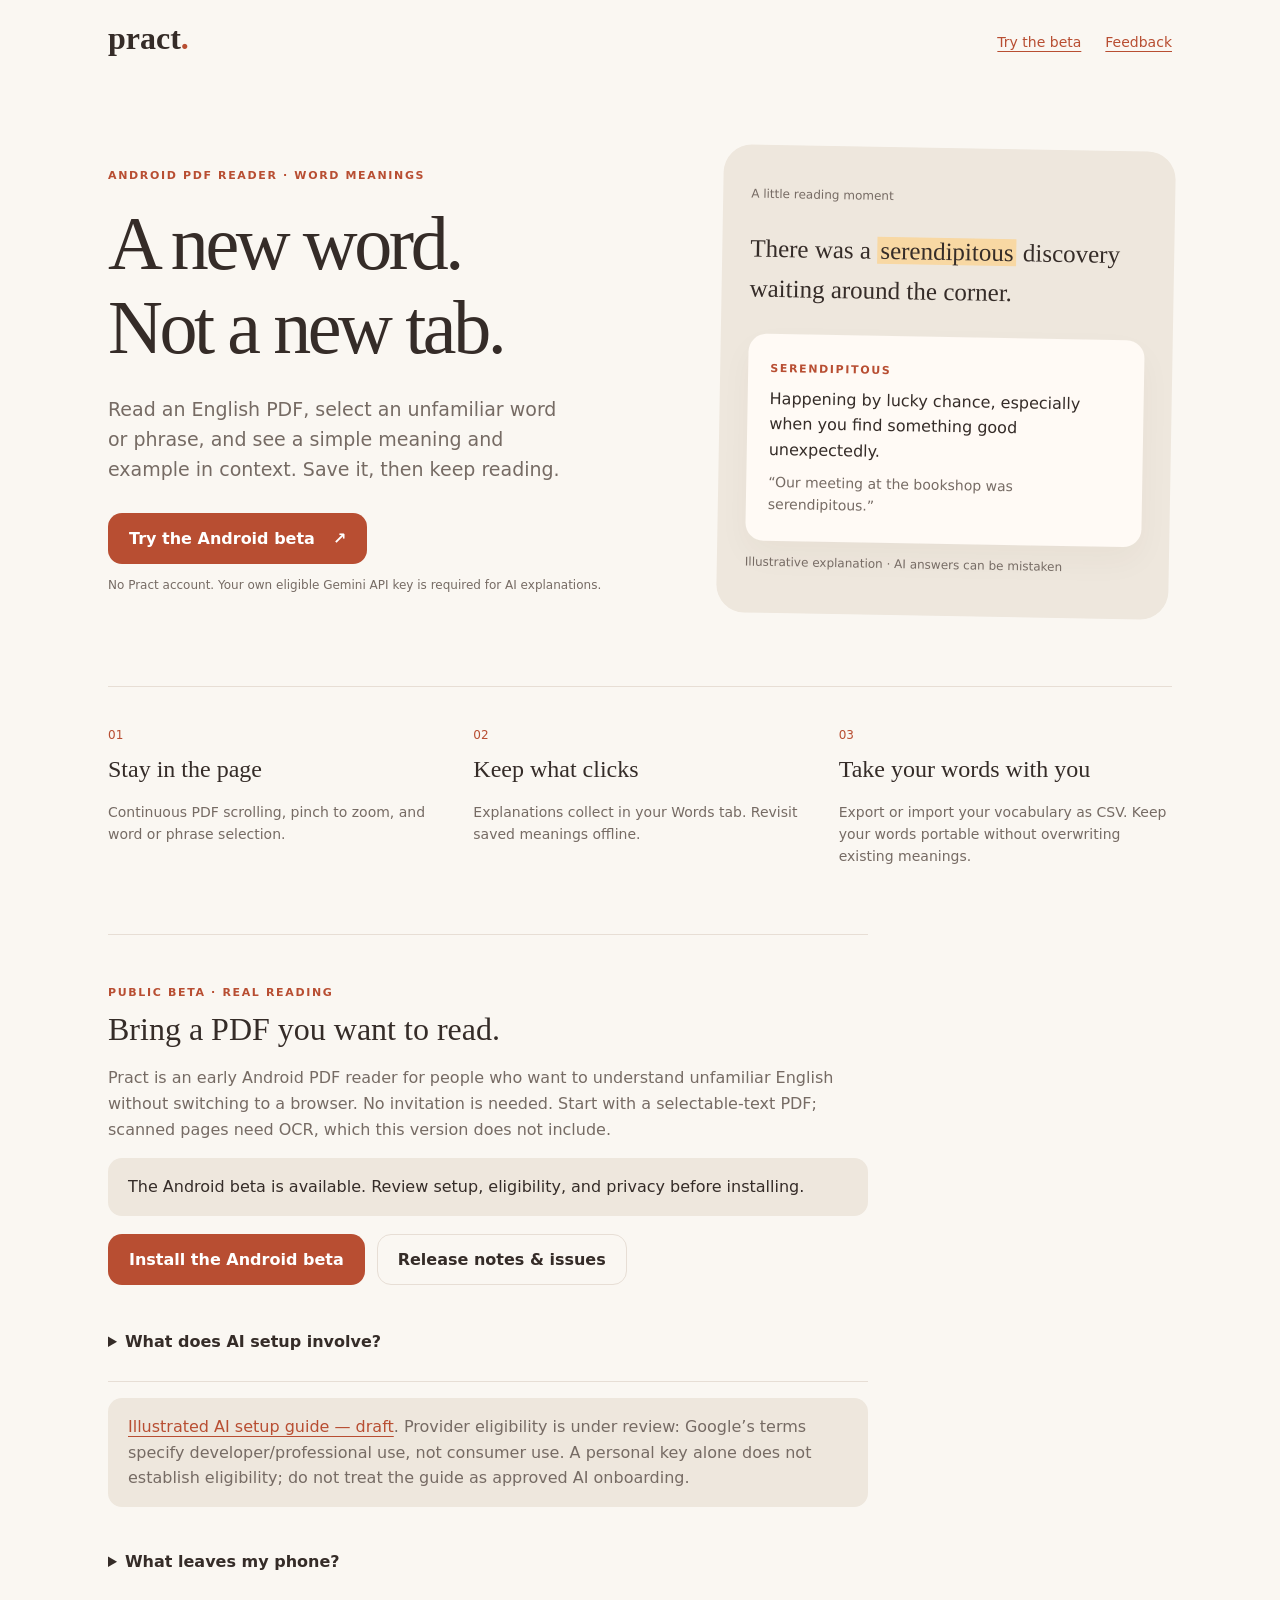
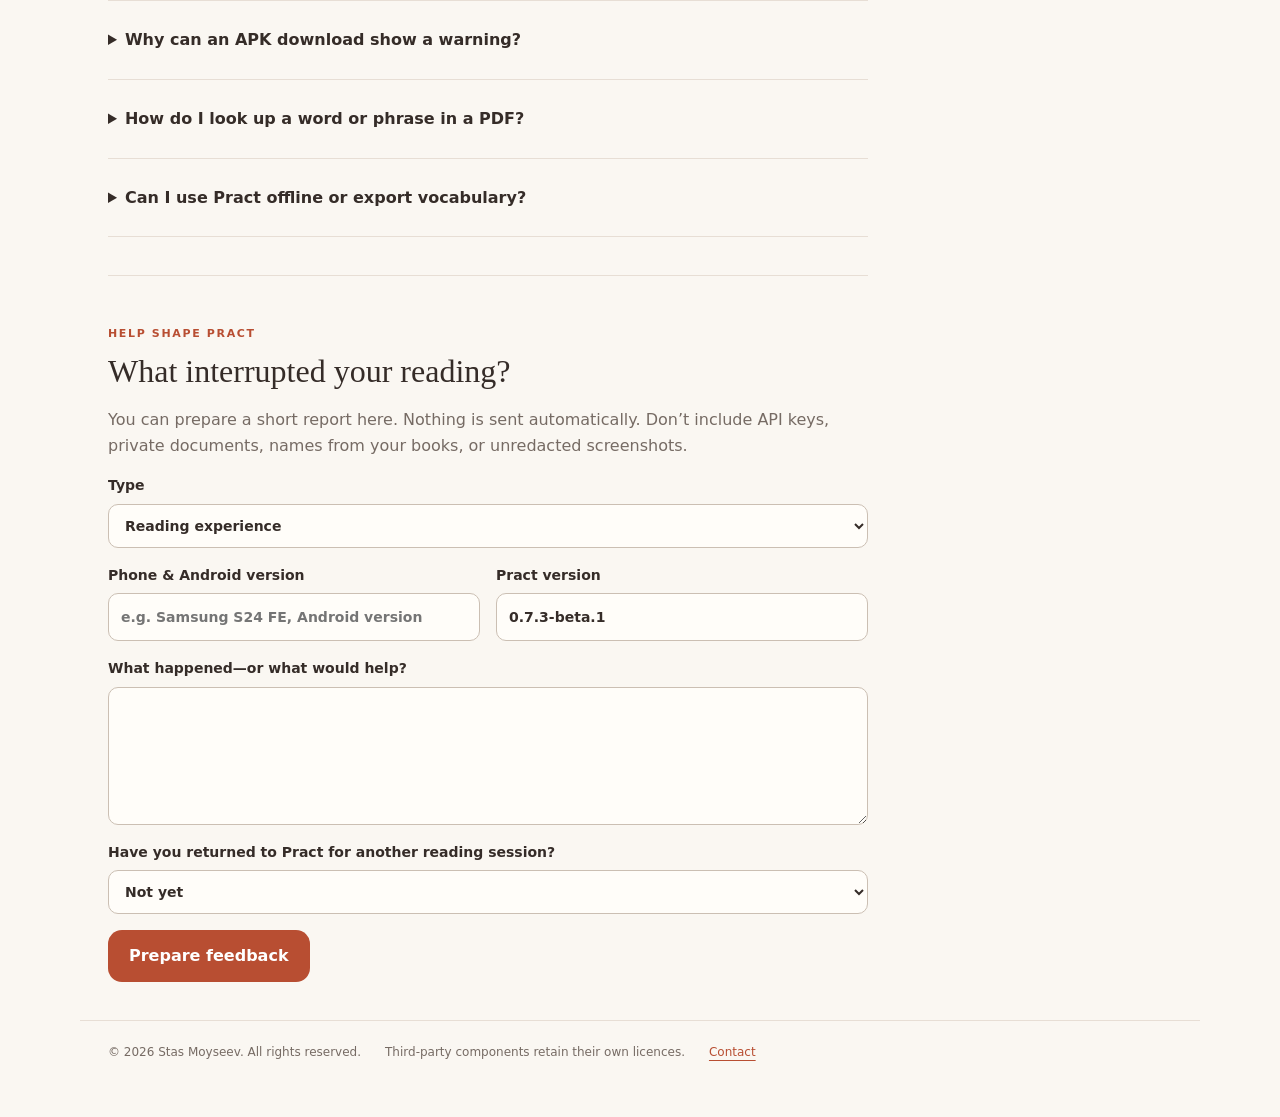
<file: index.html>
<!doctype html>
<html lang="en">
<head>
  <meta charset="utf-8">
  <meta name="viewport" content="width=device-width,initial-scale=1">
  <meta name="description" content="Read English PDFs on Android, select a word or phrase, and see an AI meaning and example without switching apps. Pract beta saves vocabulary and exports CSV. Requires your own Gemini key.">
  <link rel="canonical" href="https://stas1928-pixel.github.io/pract-beta/">
  <meta name="robots" content="index,follow">
  <meta name="theme-color" content="#faf7f2">
  <meta property="og:type" content="website">
  <meta property="og:site_name" content="Pract">
  <meta property="og:title" content="Pract — Android PDF reader with word meanings">
  <meta property="og:description" content="Select a word or phrase. See a contextual meaning and example. Keep reading. Android beta with saved vocabulary and CSV export; bring your own Gemini key.">
  <meta property="og:url" content="https://stas1928-pixel.github.io/pract-beta/">
  <meta name="twitter:card" content="summary">
  <meta http-equiv="Content-Security-Policy" content="default-src 'self'; script-src 'self'; style-src 'self'; img-src 'self'; connect-src 'none'; object-src 'none'; base-uri 'none'; form-action 'none'">
  <title>Pract — Android PDF Reader with Word &amp; Phrase Meanings</title>
  <link rel="stylesheet" href="site.css">
  <script src="config.js" defer></script>
  <script src="site.js" defer></script>
</head>
<body>
  <header class="top"><a class="brand" href="#">pract<span>.</span></a><nav aria-label="Main"><a href="#beta">Try the beta</a><a href="#feedback">Feedback</a></nav></header>
  <main>
    <section class="hero">
      <div><p class="eyebrow">ANDROID PDF READER · WORD MEANINGS</p><h1>A new word.<br>Not a new tab.</h1><p class="intro">Read an English PDF, select an unfamiliar word or phrase, and see a simple meaning and example in context. Save it, then keep reading.</p><a class="button" href="#beta">Try the Android beta <span aria-hidden="true">↗</span></a><p class="quiet">No Pract account. Your own eligible Gemini API key is required for AI explanations.</p></div>
      <aside class="sample" aria-label="Illustration of a word explanation, not an app screenshot"><p class="sample-label">A little reading moment</p><p class="sample-sentence">There was a <mark>serendipitous</mark> discovery waiting around the corner.</p><div class="definition"><p class="eyebrow">SERENDIPITOUS</p><p>Happening by lucky chance, especially when you find something good unexpectedly.</p><p class="example">“Our meeting at the bookshop was serendipitous.”</p></div><p class="quiet">Illustrative explanation · AI answers can be mistaken</p></aside>
    </section>
    <section class="features" aria-label="Current features"><article><span>01</span><h2>Stay in the page</h2><p>Continuous PDF scrolling, pinch to zoom, and word or phrase selection.</p></article><article><span>02</span><h2>Keep what clicks</h2><p>Explanations collect in your Words tab. Revisit saved meanings offline.</p></article><article><span>03</span><h2>Take your words with you</h2><p>Export or import your vocabulary as CSV. Keep your words portable without overwriting existing meanings.</p></article></section>
    <section id="beta" class="panel"><p class="eyebrow">PUBLIC BETA · REAL READING</p><h2>Bring a PDF you want to read.</h2><p>Pract is an early Android PDF reader for people who want to understand unfamiliar English without switching to a browser. No invitation is needed. Start with a selectable-text PDF; scanned pages need OCR, which this version does not include.</p><div id="launch-status" class="notice" role="status">Read installation instructions and download Pract Beta from <a href="https://github.com/stas1928-pixel/pract-beta/releases/tag/v0.7.3-beta.1">the official GitHub release</a>.</div><div class="actions"><a id="install-link" class="button" hidden>Install the Android beta</a><a id="repo-link" class="secondary" hidden>Release notes &amp; issues</a></div>
      <details><summary>What does AI setup involve?</summary><p>The first beta uses your own Gemini API key, entered once in the app. Pract encrypts it on your device. Do not send your key to us or post it in feedback.</p><ol><li>Visit <a href="https://aistudio.google.com/" target="_blank" rel="noopener noreferrer">Google AI Studio</a> and review its terms and availability for your region.</li><li>Use a free-tier project with billing disabled if you want no paid API usage. Verify this in your own Google account; Pract cannot enforce it.</li><li>Create a key and paste only the key into Pract’s AI settings.</li><li>Select a word or short phrase in a PDF to request a meaning and example.</li></ol><p>Google’s current terms restrict access by under-18s and require paid services for applications serving users in the EEA, Switzerland, or UK. This initial free-key beta is intended for adults in supported regions outside those areas; check your eligibility before installing. Limits and terms can change. <a href="https://ai.google.dev/gemini-api/terms" target="_blank" rel="noopener noreferrer">Read provider terms</a>.</p></details>
      <p class="notice"><a href="ai-setup-guide.html">Illustrated AI setup guide — draft</a>. Provider eligibility is under review: Google’s terms specify developer/professional use, not consumer use. A personal key alone does not establish eligibility; do not treat the guide as approved AI onboarding.</p>
      <details><summary>What leaves my phone?</summary><p>During an AI lookup, the selected word or phrase and up to 500 characters of surrounding text go directly to Google’s Gemini service. Pract does not upload the entire PDF. Free-tier inputs and outputs may be used to improve Google’s products. Don’t use confidential documents for this beta.</p><p>Book references, reading positions, saved words, and reading statistics remain in app storage on your device. Uninstalling or clearing app data can lose them; export your words first. There is no automatic cloud backup in this version.</p><p>This landing page has no analytics, trackers, or submission backend. Hosting providers and linked services may process connection data under their own policies. Feedback is submitted only if you explicitly send it through a configured channel.</p></details>
      <details><summary>Why can an APK download show a warning?</summary><p>An APK installed outside Google Play may trigger browser and Android warnings. That is not proof of safety or malware. Verify the official source, version, and checksum; never disable Play Protect or broadly weaken your phone’s security. This beta uses free GitHub distribution, not Google Play. <a href="INSTALL.txt">Read installation and AI setup instructions</a>.</p></details>
      <details><summary>How do I look up a word or phrase in a PDF?</summary><p>Open a selectable-text PDF in Pract, hold a word, and adjust the selection for a short phrase. Pract requests a contextual English meaning and example, then saves the result in Words. Read the explanation and return to your page without opening a search tab.</p></details>
      <details><summary>Can I use Pract offline or export vocabulary?</summary><p>Reading local PDFs and revisiting already saved meanings work offline. New AI explanations need an internet connection and your eligible Gemini key. Export or import saved vocabulary as CSV from the Words tab. Imports are local and skip matching words without replacing existing meanings. There is no flashcard system, automatic cloud backup, or EPUB support in this beta.</p></details>
    </section>
    <section id="feedback" class="panel feedback"><p class="eyebrow">HELP SHAPE PRACT</p><h2>What interrupted your reading?</h2><p>You can prepare a short report here. Nothing is sent automatically. Don’t include API keys, private documents, names from your books, or unredacted screenshots.</p><form id="feedback-form"><label>Type<select id="report-type"><option>Reading experience</option><option>Bug report</option><option>Feature idea</option></select></label><div class="fields"><label>Phone &amp; Android version<input id="device" maxlength="120" placeholder="e.g. Samsung S24 FE, Android version"></label><label>Pract version<input id="version" maxlength="30" value="0.7.3-beta.1"></label></div><label>What happened—or what would help?<textarea id="message" maxlength="3000" rows="5" required></textarea></label><label>Have you returned to Pract for another reading session?<select id="returned"><option>Not yet</option><option>Yes</option><option>No—I went back to another reader</option></select></label><button class="button" type="submit">Prepare feedback</button></form><div id="report-panel" hidden><label>Your report<textarea id="report" rows="10" readonly></textarea></label><div class="actions"><button id="copy-report" class="secondary" type="button">Copy report</button><a id="send-feedback" class="button" hidden>Send privately by email</a><a id="issue-link" class="secondary" hidden>Open GitHub feedback</a></div><p id="feedback-status" class="quiet" role="status">Your report stays on this page until you copy or send it.</p><p class="quiet">GitHub issues are public. Review your report before posting; an email channel is preferable for personal details.</p></div></section>
  </main>
  <footer><span>© 2026 Stas Moyseev. All rights reserved.</span><span>Third-party components retain their own licences.</span><a id="contact-link" hidden>Contact</a></footer>
</body></html>
</file>
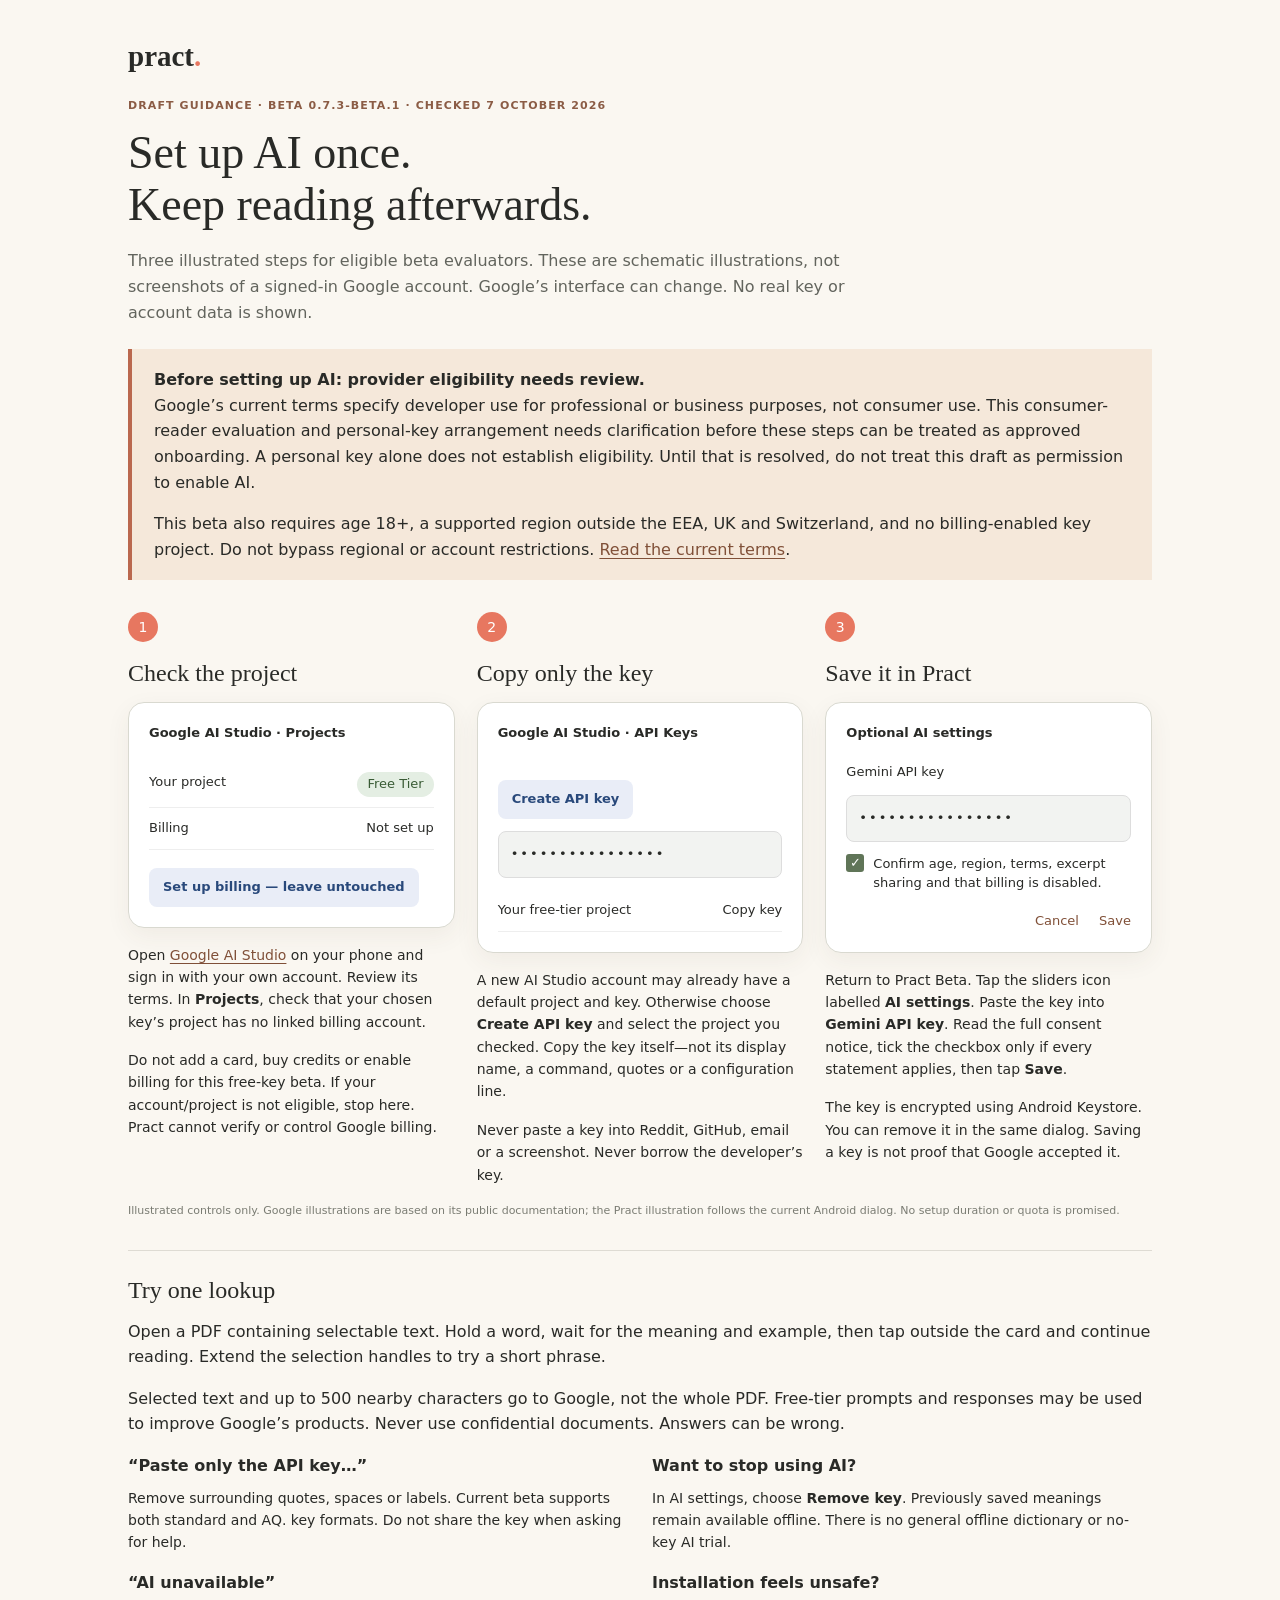
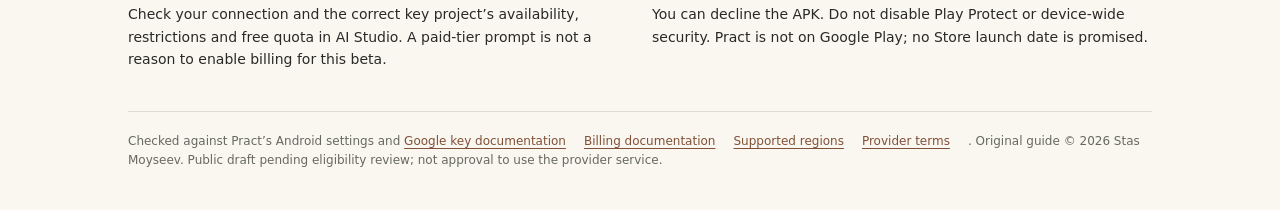
<file: ai-setup-guide.html>
<!doctype html>
<html lang="en">
<head>
<meta charset="utf-8"><meta name="viewport" content="width=device-width, initial-scale=1">
<title>Pract · AI setup guide — eligibility review draft</title>
<style>
:root{color-scheme:light}*{box-sizing:border-box}body{margin:0;background:#faf7f1;color:#292a27;font:16px/1.6 system-ui,-apple-system,sans-serif}main{max-width:1080px;margin:auto;padding:40px 28px}a{color:#805038;text-underline-offset:3px}.brand{font:600 29px Georgia,serif;margin:0 0 24px}.brand span{color:#e77760}.label{font-size:11px;letter-spacing:.1em;color:#8b5c45;font-weight:700;text-transform:uppercase}h1{font:400 clamp(30px,5vw,46px)/1.15 Georgia,serif;max-width:740px;margin:12px 0 16px}h2{font:400 24px/1.25 Georgia,serif;margin:0 0 14px}p{margin:0 0 16px}.intro{color:#62645d;max-width:740px}.hold{border-left:4px solid #ba684e;background:#f5e8da;padding:18px 22px;margin:24px 0 32px}.hold p:last-child{margin:0}.steps{display:grid;grid-template-columns:repeat(3,minmax(0,1fr));gap:22px}.step{min-width:0}.number{display:inline-grid;place-items:center;width:30px;height:30px;border-radius:50%;background:#e77760;color:white;font-size:14px;margin-bottom:16px}.drawing{border:1px solid #d9d9d0;border-radius:16px;background:white;min-height:210px;padding:20px;margin-bottom:16px;box-shadow:0 8px 24px #493e3310;font-size:13px}.mock-heading{font-weight:650;margin-bottom:18px}.mock-row{display:flex;justify-content:space-between;gap:10px;padding:10px 0;border-bottom:1px solid #eee}.badge{border-radius:20px;background:#e4eee3;color:#395b35;padding:2px 10px;white-space:nowrap}.mock-button{display:inline-block;background:#e9edf7;color:#29497b;padding:9px 14px;border-radius:8px;font-weight:600;margin-top:18px}.mock-key{background:#f2f3f1;border:1px solid #ddd;border-radius:8px;padding:12px;letter-spacing:2px;margin:12px 0}.mock-checkbox{display:flex;gap:9px;line-height:1.5}.tick{flex:0 0 18px;height:18px;border-radius:3px;background:#607558;color:white;text-align:center;line-height:18px}.mock-actions{text-align:right;color:#805038;margin-top:18px;word-spacing:16px}.caption{font-size:11px;color:#7a7c73;margin:0 0 16px}.step p{font-size:14px}.after{margin-top:30px;padding:24px 0;border-top:1px solid #dedbd3}.checks{display:grid;grid-template-columns:1fr 1fr;gap:24px}.checks h3{font-size:16px;margin:0 0 8px}.checks p{font-size:14px}.sources{font-size:12px;color:#66695f;border-top:1px solid #dedbd3;padding-top:20px}.sources a{display:inline-block;margin-right:18px}@media(max-width:760px){main{padding:26px 20px}.steps,.checks{grid-template-columns:1fr}.drawing{min-height:0}.step{margin-bottom:12px}}@media print{main{padding:15px}.hold{background:#fff;border:1px solid #ba684e}.drawing{box-shadow:none}.steps{gap:14px}a{color:inherit}}
</style>
</head>
<body><main>
<p class="brand">pract<span>.</span></p>
<div class="label">Draft guidance · beta 0.7.3-beta.1 · checked 7 October 2026</div>
<h1>Set up AI once.<br>Keep reading afterwards.</h1>
<p class="intro">Three illustrated steps for eligible beta evaluators. These are schematic illustrations, not screenshots of a signed-in Google account. Google’s interface can change. No real key or account data is shown.</p>
<aside class="hold"><strong>Before setting up AI: provider eligibility needs review.</strong><p>Google’s current terms specify developer use for professional or business purposes, not consumer use. This consumer-reader evaluation and personal-key arrangement needs clarification before these steps can be treated as approved onboarding. A personal key alone does not establish eligibility. Until that is resolved, do not treat this draft as permission to enable AI.</p><p>This beta also requires age 18+, a supported region outside the EEA, UK and Switzerland, and no billing-enabled key project. Do not bypass regional or account restrictions. <a href="https://ai.google.dev/gemini-api/terms">Read the current terms</a>.</p></aside>
<section class="steps" aria-label="Three setup steps">
<article class="step"><span class="number">1</span><h2>Check the project</h2>
<div class="drawing" role="img" aria-label="Illustration of AI Studio Projects with a Free Tier project and Set up billing left untouched"><div class="mock-heading">Google AI Studio · Projects</div><div class="mock-row"><span>Your project</span><span class="badge">Free Tier</span></div><div class="mock-row"><span>Billing</span><span>Not set up</span></div><div class="mock-button">Set up billing — leave untouched</div></div>
<p>Open <a href="https://aistudio.google.com/apikey">Google AI Studio</a> on your phone and sign in with your own account. Review its terms. In <strong>Projects</strong>, check that your chosen key’s project has no linked billing account.</p><p>Do not add a card, buy credits or enable billing for this free-key beta. If your account/project is not eligible, stop here. Pract cannot verify or control Google billing.</p></article>
<article class="step"><span class="number">2</span><h2>Copy only the key</h2>
<div class="drawing" role="img" aria-label="Illustration of AI Studio API Keys with Create API key and a masked key"><div class="mock-heading">Google AI Studio · API Keys</div><div class="mock-button">Create API key</div><div class="mock-key">••••••••••••••••</div><div class="mock-row"><span>Your free-tier project</span><span>Copy key</span></div></div>
<p>A new AI Studio account may already have a default project and key. Otherwise choose <strong>Create API key</strong> and select the project you checked. Copy the key itself—not its display name, a command, quotes or a configuration line.</p><p>Never paste a key into Reddit, GitHub, email or a screenshot. Never borrow the developer’s key.</p></article>
<article class="step"><span class="number">3</span><h2>Save it in Pract</h2>
<div class="drawing" role="img" aria-label="Illustration of Pract Optional AI settings with a masked Gemini key, confirmation checkbox and Save"><div class="mock-heading">Optional AI settings</div><div>Gemini API key</div><div class="mock-key">••••••••••••••••</div><div class="mock-checkbox"><span class="tick">✓</span><span>Confirm age, region, terms, excerpt sharing and that billing is disabled.</span></div><div class="mock-actions">Cancel Save</div></div>
<p>Return to Pract Beta. Tap the sliders icon labelled <strong>AI settings</strong>. Paste the key into <strong>Gemini API key</strong>. Read the full consent notice, tick the checkbox only if every statement applies, then tap <strong>Save</strong>.</p><p>The key is encrypted using Android Keystore. You can remove it in the same dialog. Saving a key is not proof that Google accepted it.</p></article>
</section>
<p class="caption">Illustrated controls only. Google illustrations are based on its public documentation; the Pract illustration follows the current Android dialog. No setup duration or quota is promised.</p>
<section class="after"><h2>Try one lookup</h2><p>Open a PDF containing selectable text. Hold a word, wait for the meaning and example, then tap outside the card and continue reading. Extend the selection handles to try a short phrase.</p><p>Selected text and up to 500 nearby characters go to Google, not the whole PDF. Free-tier prompts and responses may be used to improve Google’s products. Never use confidential documents. Answers can be wrong.</p>
<div class="checks"><div><h3>“Paste only the API key…”</h3><p>Remove surrounding quotes, spaces or labels. Current beta supports both standard and AQ. key formats. Do not share the key when asking for help.</p><h3>“AI unavailable”</h3><p>Check your connection and the correct key project’s availability, restrictions and free quota in AI Studio. A paid-tier prompt is not a reason to enable billing for this beta.</p></div><div><h3>Want to stop using AI?</h3><p>In AI settings, choose <strong>Remove key</strong>. Previously saved meanings remain available offline. There is no general offline dictionary or no-key AI trial.</p><h3>Installation feels unsafe?</h3><p>You can decline the APK. Do not disable Play Protect or device-wide security. Pract is not on Google Play; no Store launch date is promised.</p></div></div></section>
<footer class="sources">Checked against Pract’s Android settings and <a href="https://ai.google.dev/gemini-api/docs/api-key">Google key documentation</a><a href="https://ai.google.dev/gemini-api/docs/billing">Billing documentation</a><a href="https://ai.google.dev/gemini-api/docs/available-regions">Supported regions</a><a href="https://ai.google.dev/gemini-api/terms">Provider terms</a>. Original guide © 2026 Stas Moyseev. Public draft pending eligibility review; not approval to use the provider service.</footer>
</main></body></html>
</file>
<file: site.css>
:root{color-scheme:light;--paper:#faf7f2;--ink:#352c28;--muted:#766b64;--coral:#b84e32;--line:#e7ded5}*{box-sizing:border-box}html{scroll-behavior:smooth;scroll-padding-top:24px}body{margin:0;background:var(--paper);color:var(--ink);font:16px/1.6 system-ui,sans-serif}a{color:var(--coral);text-underline-offset:4px}button,input,select,textarea{font:inherit}button,a,input,select,textarea{touch-action:manipulation}a,button{min-height:44px}a:focus-visible,button:focus-visible,input:focus-visible,select:focus-visible,textarea:focus-visible,summary:focus-visible{outline:3px solid #8559ad;outline-offset:4px}[hidden]{display:none!important}.top,main,footer{max-width:1120px;margin:auto;padding-left:28px;padding-right:28px}.top{display:flex;justify-content:space-between;align-items:center;padding-top:20px;gap:16px}.brand{font:700 32px Georgia,serif;text-decoration:none;color:var(--ink)}.brand span{color:var(--coral)}nav{display:flex;gap:24px;flex-wrap:wrap}nav a{display:inline-flex;align-items:center;font-size:14px}.hero{display:grid;grid-template-columns:1.2fr 1fr;gap:70px;align-items:center;padding:84px 0 70px}.eyebrow{font-size:11px;font-weight:700;letter-spacing:.15em;color:var(--coral)}h1,h2{font-family:Georgia,serif;font-weight:400;line-height:1.1}h1{font-size:clamp(44px,6vw,76px);letter-spacing:-.045em;margin:18px 0 24px}h2{font-size:32px;margin:10px 0 18px}.intro{font-size:19px;max-width:470px;color:var(--muted);margin-bottom:28px}.button,.secondary{display:inline-flex;align-items:center;justify-content:center;gap:18px;padding:12px 20px;border-radius:14px;text-decoration:none;cursor:pointer;border:1px solid transparent;font-weight:600}.button{background:var(--coral);color:#fff}.secondary{background:transparent;border-color:var(--line);color:var(--ink)}.quiet{font-size:12px;color:var(--muted)}.sample{border-radius:28px;padding:28px;background:#eee7dd;transform:rotate(1deg)}.sample-label{font-size:12px;color:var(--muted)}.sample-sentence{font:25px/1.6 Georgia,serif}mark{color:var(--ink);background:#f8d8a3;padding:0 3px}.definition{padding:18px 22px;background:#fffaf5;border-radius:18px;box-shadow:0 14px 32px #5138240a}.definition p{margin:8px 0}.example{font-size:14px;color:var(--muted)}.features{display:grid;grid-template-columns:repeat(3,1fr);gap:32px;border-top:1px solid var(--line);padding:34px 0 52px}.features article>span{font-size:12px;color:var(--coral)}.features h2{font-size:24px}.features p{color:var(--muted);font-size:14px}.panel{border-top:1px solid var(--line);padding:38px 0;max-width:760px}.panel>p:not(.eyebrow){color:var(--muted)}.notice{background:#eee7dd;padding:16px 20px;border-radius:14px}.actions{display:flex;flex-wrap:wrap;gap:12px;margin:18px 0}details{padding:16px 0;border-bottom:1px solid var(--line)}summary{cursor:pointer;font-weight:600;min-height:44px;padding:10px 0}details p,details li{font-size:14px;color:var(--muted)}form{display:grid;gap:16px}label{display:grid;gap:7px;font-size:14px;font-weight:600}input,textarea,select{width:100%;min-width:0;background:#fffdf9;border:1px solid #cbbfb3;border-radius:10px;padding:12px;color:var(--ink)}textarea{resize:vertical}.fields{display:grid;grid-template-columns:1fr 1fr;gap:16px}form button{justify-self:start}#report-panel{margin-top:24px}footer{display:flex;flex-wrap:wrap;gap:12px 24px;padding-top:22px;padding-bottom:30px;color:var(--muted);font-size:12px;border-top:1px solid var(--line)}@media(max-width:700px){.top,main,footer{padding-left:20px;padding-right:20px}.hero{grid-template-columns:1fr;gap:32px;padding:42px 0}.sample{transform:none}.features{grid-template-columns:1fr;gap:12px}.features h2{margin-bottom:8px}.fields{grid-template-columns:1fr}nav{gap:12px}h2{font-size:28px}}@media(prefers-reduced-motion:reduce){html{scroll-behavior:auto}}
</file>
